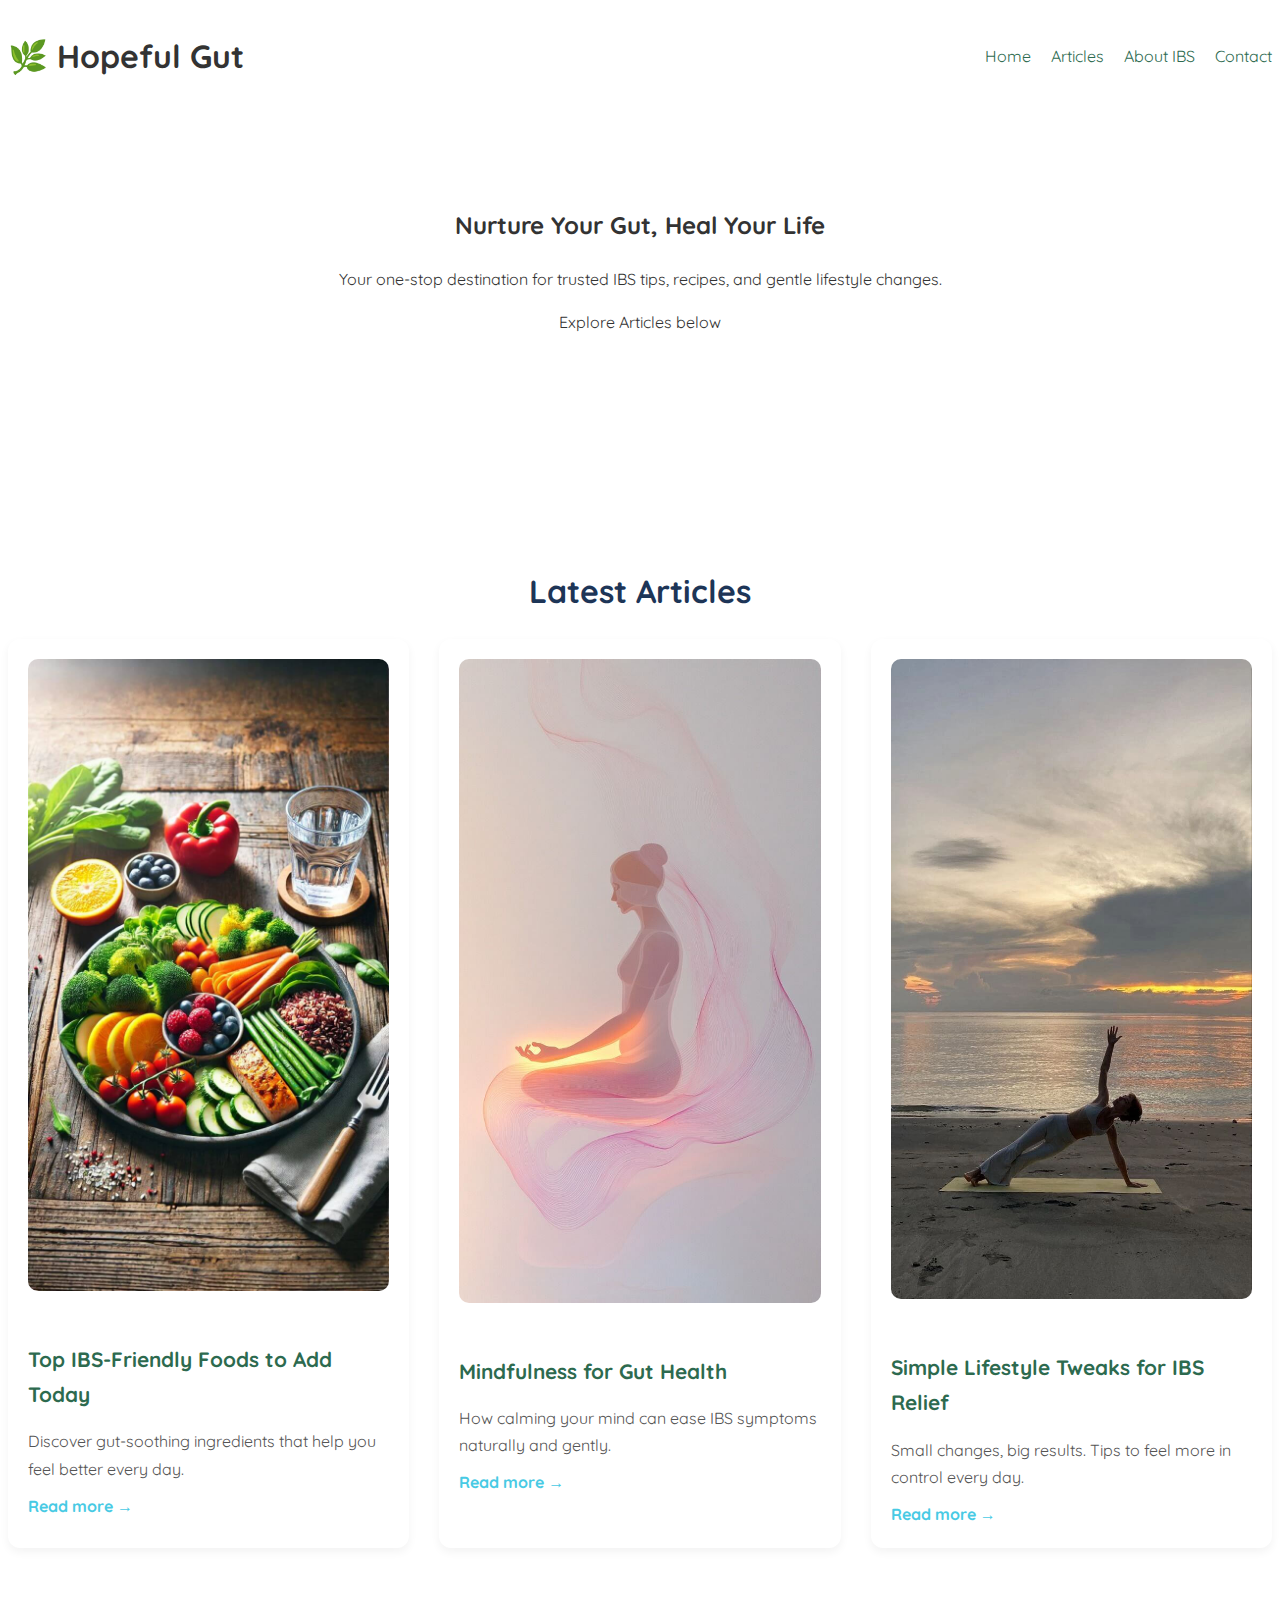
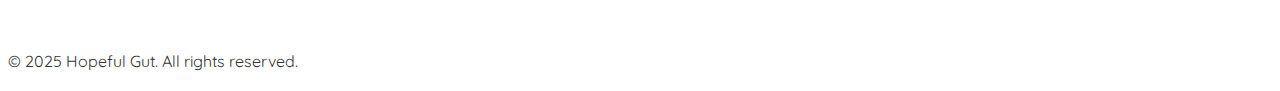
<file: index.html>
<!DOCTYPE html>
<html lang="en">
  <head>
    <meta charset="UTF-8" />
    <meta name="viewport" content="width=device-width, initial-scale=1.0" />
    <title>Hopeful Gut: IBS Wellness Blog</title>
    <link rel="stylesheet" href="style.css" />
    <link
      href="https://fonts.googleapis.com/css2?family=Quicksand:wght@400;600&display=swap"
      rel="stylesheet"
    />
  </head>
  <body>
    <header>
      <div class="container nav-container">
        <h1>🌿 Hopeful Gut</h1>

        <!-- Hamburger toggle -->
        <div class="hamburger" onclick="toggleMenu()">☰</div>

        <nav id="navbar">
          <ul>
            <li><a href="index.html">Home</a></li>
            <li><a href="articles.html">Articles</a></li>
            <li><a href="about.html">About IBS</a></li>
            <li><a href="contact.html">Contact</a></li>
          </ul>
        </nav>
      </div>
    </header>

    <section class="heal">
      <div class="container">
        <h2>Nurture Your Gut, Heal Your Life</h2>
        <p>
          Your one-stop destination for trusted IBS tips, recipes, and gentle
          lifestyle changes.
        </p>
        <p>Explore Articles below</p>
      </div>
    </section>

    <!-- ✅ New Articles Section -->
    <section class="articles container">
      <h3>Latest Articles</h3>
      <div class="card-grid">
        <div class="card">
          <img src="ibsfood.jpg" loading="lazy" alt="IBS Diet" />
          <h4>Top IBS-Friendly Foods to Add Today</h4>
          <p>
            Discover gut-soothing ingredients that help you feel better every
            day.
          </p>
          <a href="ibs-foods.html">Read more →</a>
        </div>

        <div class="card">
          <img src="mindfulness.jpg" loading="lazy" alt="Mindfulness" />
          <h4>Mindfulness for Gut Health</h4>
          <p>
            How calming your mind can ease IBS symptoms naturally and gently.
          </p>
          <a href="mindfulness.html">Read more →</a>
        </div>

        <div class="card">
          <img src="lifestyle.jpg" loading="lazy" alt="Lifestyle" />
          <h4>Simple Lifestyle Tweaks for IBS Relief</h4>
          <p>
            Small changes, big results. Tips to feel more in control every day.
          </p>
          <a href="lifestyle.html">Read more →</a>
        </div>
      </div>
    </section>

    <footer>
      <p>© 2025 Hopeful Gut. All rights reserved.</p>
    </footer>

    <!-- ✅ JavaScript for Menu -->
    <script>
      function toggleMenu() {
        const navbar = document.getElementById("navbar");
        navbar.classList.toggle("active");
      }
    </script>
  </body>
</html>
</file>
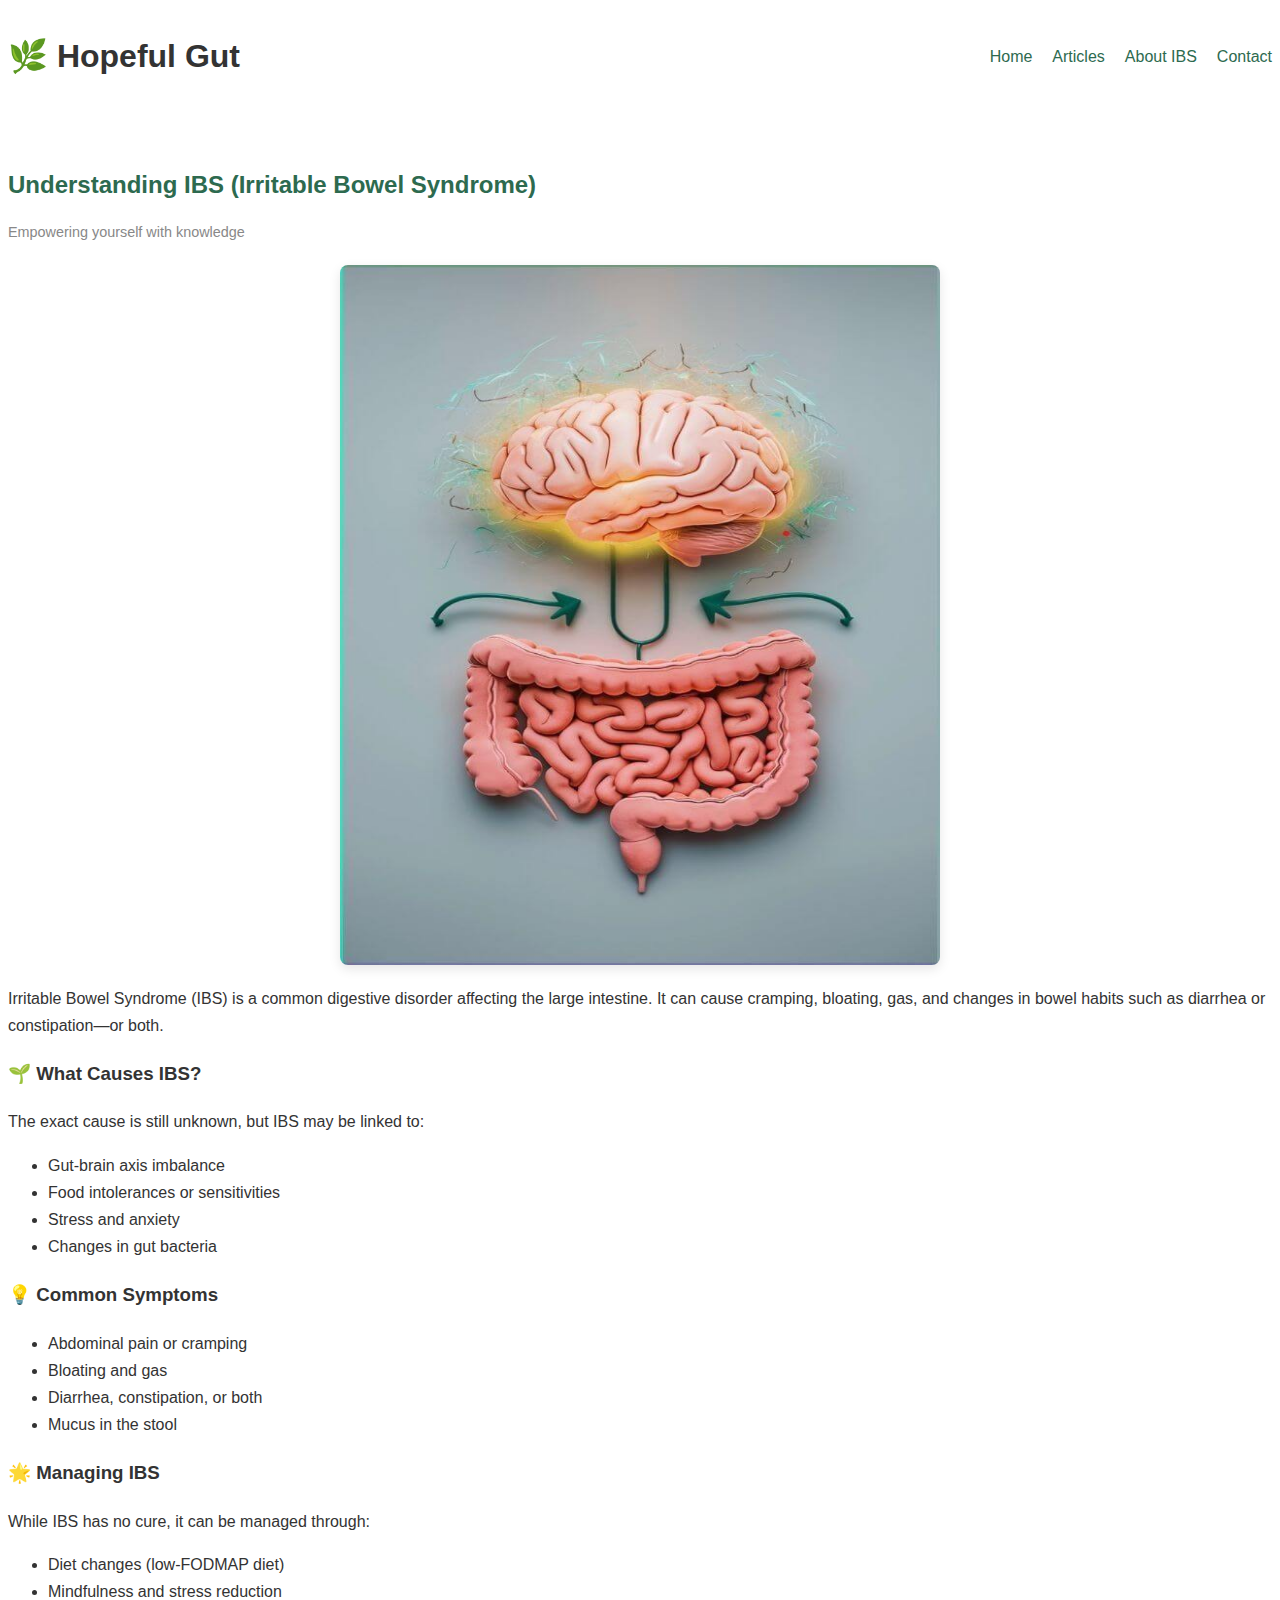
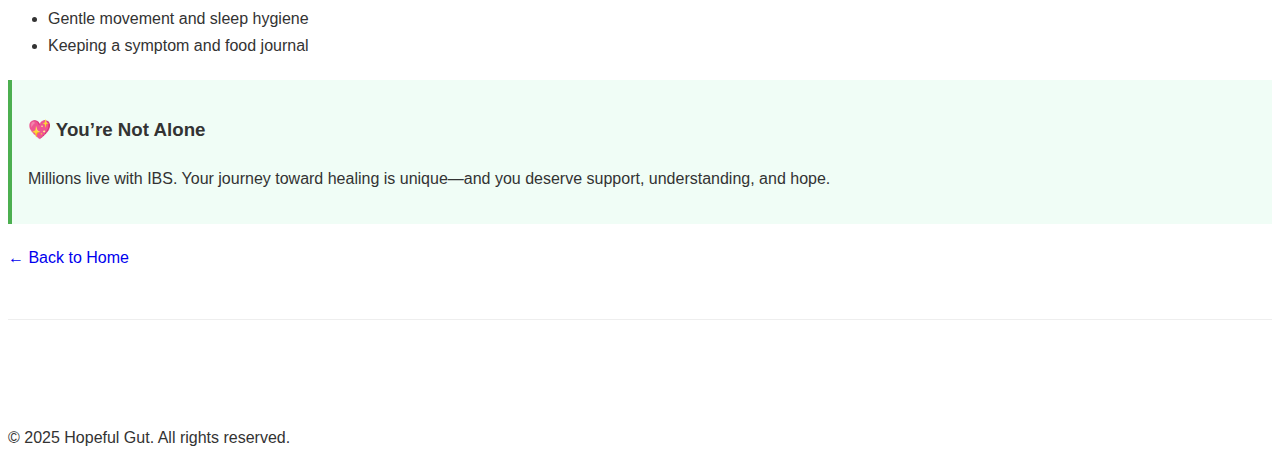
<file: about.html>
<!DOCTYPE html>
<html lang="en">
  <head>
    <meta charset="UTF-8" />
    <meta name="viewport" content="width=device-width, initial-scale=1.0" />
    <title>About IBS - Hopeful Gut</title>
    <link rel="stylesheet" href="style.css" />
  </head>
  <body>
    <header>
      <div class="container nav-container">
        <h1>🌿 Hopeful Gut</h1>
        <div class="hamburger" onclick="toggleMenu()">☰</div>
        <nav id="navbar">
          <ul>
            <li><a href="index.html">Home</a></li>
            <li><a href="articles.html">Articles</a></li>
            <li><a href="about.html">About IBS</a></li>
            <li><a href="contact.html">Contact</a></li>
          </ul>
        </nav>
      </div>
    </header>

    <main class="container blog-post">
      <h2>Understanding IBS (Irritable Bowel Syndrome)</h2>
      <p class="post-meta">Empowering yourself with knowledge</p>
      <img
        src="ibsabout.jpg"
        loading="lazy"
        alt="IBS Awareness"
        class="article-image"
      />

      <p>
        Irritable Bowel Syndrome (IBS) is a common digestive disorder affecting
        the large intestine. It can cause cramping, bloating, gas, and changes
        in bowel habits such as diarrhea or constipation—or both.
      </p>

      <h3>🌱 What Causes IBS?</h3>
      <p>The exact cause is still unknown, but IBS may be linked to:</p>
      <ul>
        <li>Gut-brain axis imbalance</li>
        <li>Food intolerances or sensitivities</li>
        <li>Stress and anxiety</li>
        <li>Changes in gut bacteria</li>
      </ul>

      <h3>💡 Common Symptoms</h3>
      <ul>
        <li>Abdominal pain or cramping</li>
        <li>Bloating and gas</li>
        <li>Diarrhea, constipation, or both</li>
        <li>Mucus in the stool</li>
      </ul>

      <h3>🌟 Managing IBS</h3>
      <p>While IBS has no cure, it can be managed through:</p>
      <ul>
        <li>Diet changes (low-FODMAP diet)</li>
        <li>Mindfulness and stress reduction</li>
        <li>Gentle movement and sleep hygiene</li>
        <li>Keeping a symptom and food journal</li>
      </ul>

      <div class="tips">
        <h3>💖 You’re Not Alone</h3>
        <p>
          Millions live with IBS. Your journey toward healing is unique—and you
          deserve support, understanding, and hope.
        </p>
      </div>

      <a href="index.html" class="btn btn-back">← Back to Home</a>
      <hr class="section-divider" />
    </main>

    <footer>
      <p>© 2025 Hopeful Gut. All rights reserved.</p>
    </footer>

    <script>
      function toggleMenu() {
        document.getElementById("navbar").classList.toggle("active");
      }
    </script>
  </body>
</html>
</file>
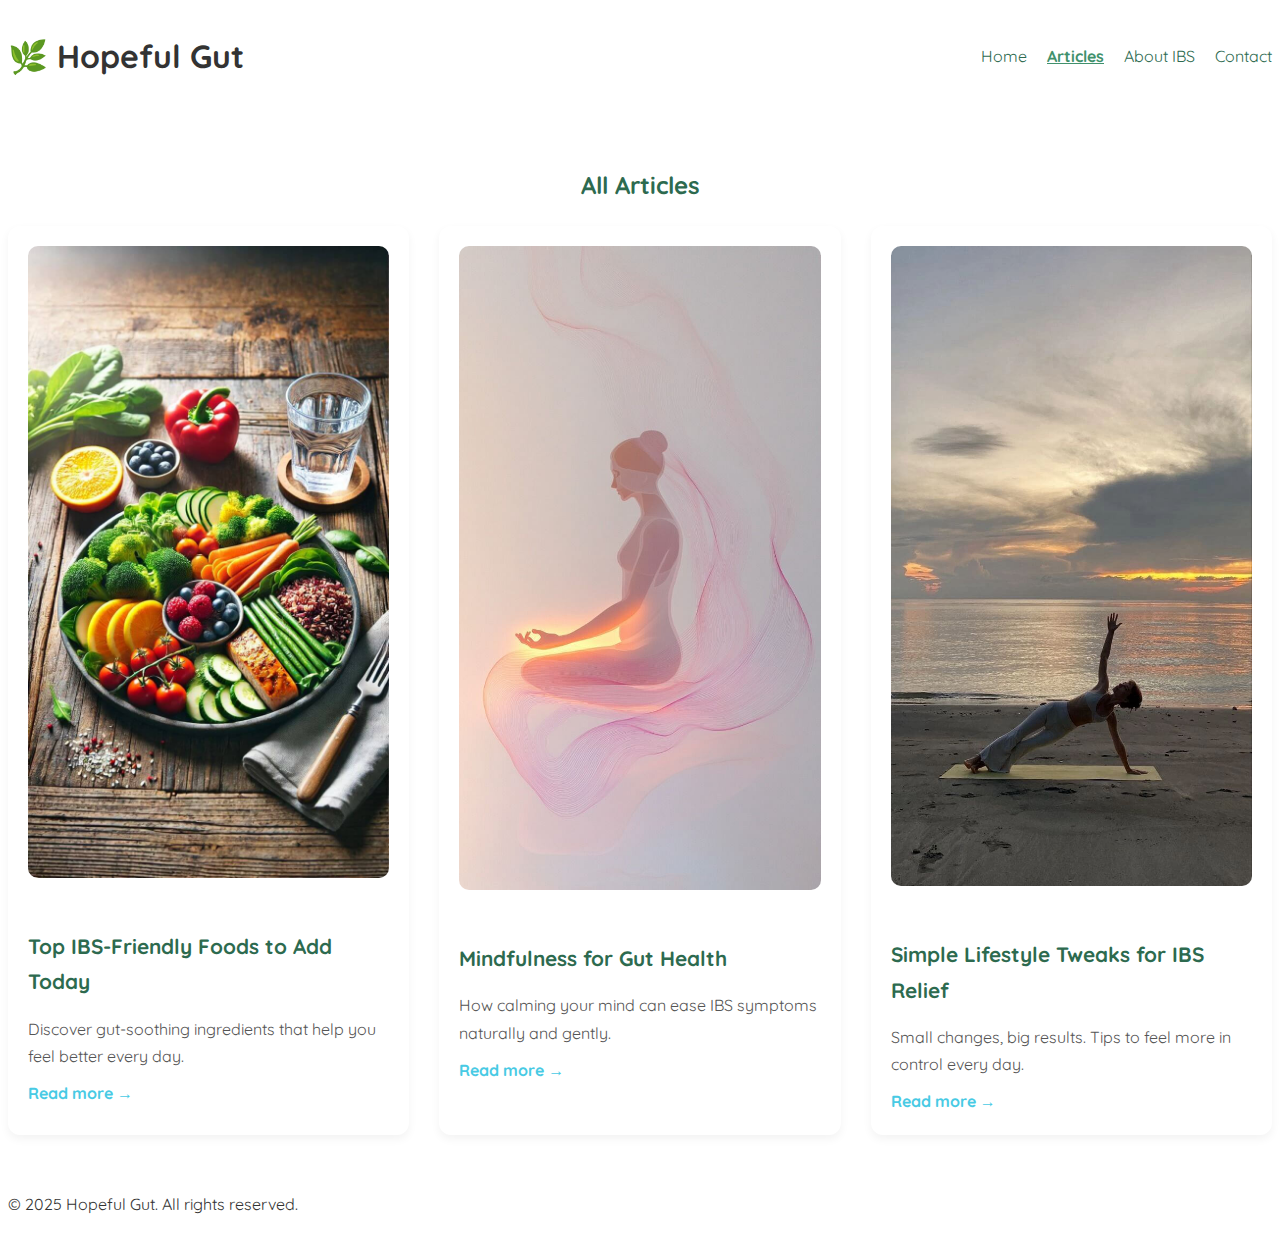
<file: articles.html>
<!DOCTYPE html>
<html lang="en">
  <head>
    <meta charset="UTF-8" />
    <meta name="viewport" content="width=device-width, initial-scale=1.0" />
    <title>Articles - Hopeful Gut</title>
    <link rel="stylesheet" href="style.css" />
    <link
      href="https://fonts.googleapis.com/css2?family=Quicksand:wght@400;600&display=swap"
      rel="stylesheet"
    />
  </head>
  <body>
    <header>
      <div class="container nav-container">
        <h1>🌿 Hopeful Gut</h1>
        <div class="hamburger" onclick="toggleMenu()">☰</div>
        <nav id="navbar">
          <ul>
            <li><a href="index.html">Home</a></li>
            <li><a href="articles.html" class="active-nav">Articles</a></li>
            <li><a href="about.html">About IBS</a></li>
            <li><a href="contact.html">Contact</a></li>
          </ul>
        </nav>
      </div>
    </header>

    <main class="container articles">
      <h2 style="text-align: center; color: #2d6a4f">All Articles</h2>

      <div class="card-grid">
        <div class="card">
          <img src="ibsfood.jpg" loading="lazy" alt="IBS Diet" />
          <h4>Top IBS-Friendly Foods to Add Today</h4>
          <p>
            Discover gut-soothing ingredients that help you feel better every
            day.
          </p>
          <a href="ibs-foods.html">Read more →</a>
        </div>

        <div class="card">
          <img src="mindfulness.jpg" loading="lazy" alt="Mindfulness" />
          <h4>Mindfulness for Gut Health</h4>
          <p>
            How calming your mind can ease IBS symptoms naturally and gently.
          </p>
          <a href="mindfulness.html">Read more →</a>
        </div>

        <div class="card">
          <img src="lifestyle.jpg" loading="lazy" alt="Lifestyle" />
          <h4>Simple Lifestyle Tweaks for IBS Relief</h4>
          <p>
            Small changes, big results. Tips to feel more in control every day.
          </p>
          <a href="lifestyle.html">Read more →</a>
        </div>
      </div>
    </main>

    <footer>
      <p>© 2025 Hopeful Gut. All rights reserved.</p>
    </footer>

    <script>
      function toggleMenu() {
        const navbar = document.getElementById("navbar");
        navbar.classList.toggle("active");
      }
    </script>
  </body>
</html>
</file>
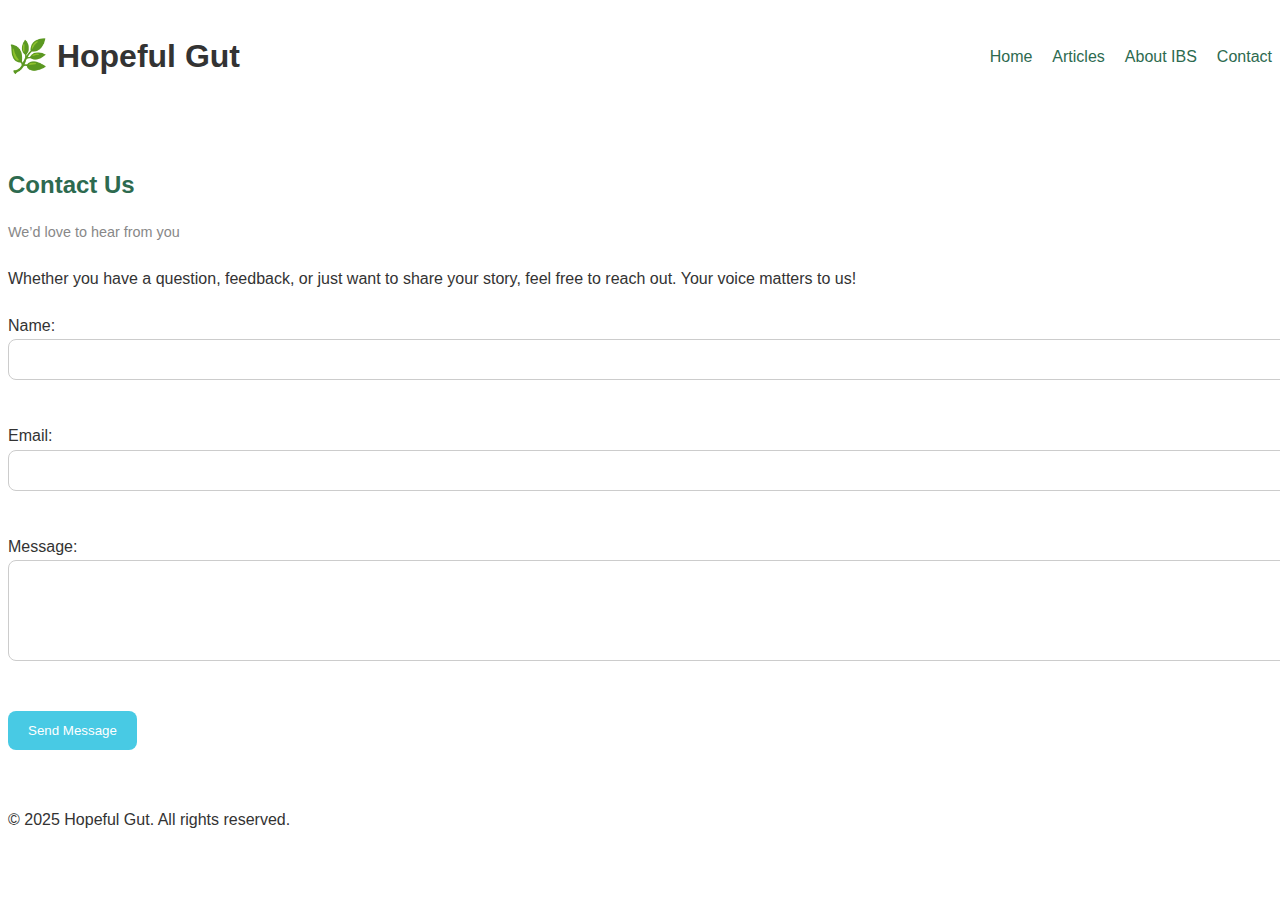
<file: contact.html>
<!DOCTYPE html>
<html lang="en">
  <head>
    <meta charset="UTF-8" />
    <meta name="viewport" content="width=device-width, initial-scale=1.0" />
    <title>Contact - Hopeful Gut</title>
    <link rel="stylesheet" href="style.css" />
  </head>
  <body>
    <header>
      <div class="container nav-container">
        <h1>🌿 Hopeful Gut</h1>
        <div class="hamburger" onclick="toggleMenu()">☰</div>
        <nav id="navbar">
          <ul>
            <li><a href="index.html">Home</a></li>
            <li><a href="articles.html">Articles</a></li>
            <li><a href="about.html">About IBS</a></li>
            <li><a href="contact.html">Contact</a></li>
          </ul>
        </nav>
      </div>
    </header>

    <main class="container blog-post">
      <h2>Contact Us</h2>
      <p class="post-meta">We’d love to hear from you</p>
      <p>
        Whether you have a question, feedback, or just want to share your story,
        feel free to reach out. Your voice matters to us!
      </p>

      <form action="#" method="POST" style="margin-top: 20px">
        <label for="name">Name:</label><br />
        <input type="text" id="name" name="name" required /><br /><br />

        <label for="email">Email:</label><br />
        <input type="email" id="email" name="email" required /><br /><br />

        <label for="message">Message:</label><br />
        <textarea id="message" name="message" rows="5" required></textarea
        ><br /><br />

        <button type="submit" class="btn">Send Message</button>
      </form>
    </main>

    <footer>
      <p>© 2025 Hopeful Gut. All rights reserved.</p>
    </footer>

    <script>
      function toggleMenu() {
        document.getElementById("navbar").classList.toggle("active");
      }
    </script>
  </body>
</html>
</file>
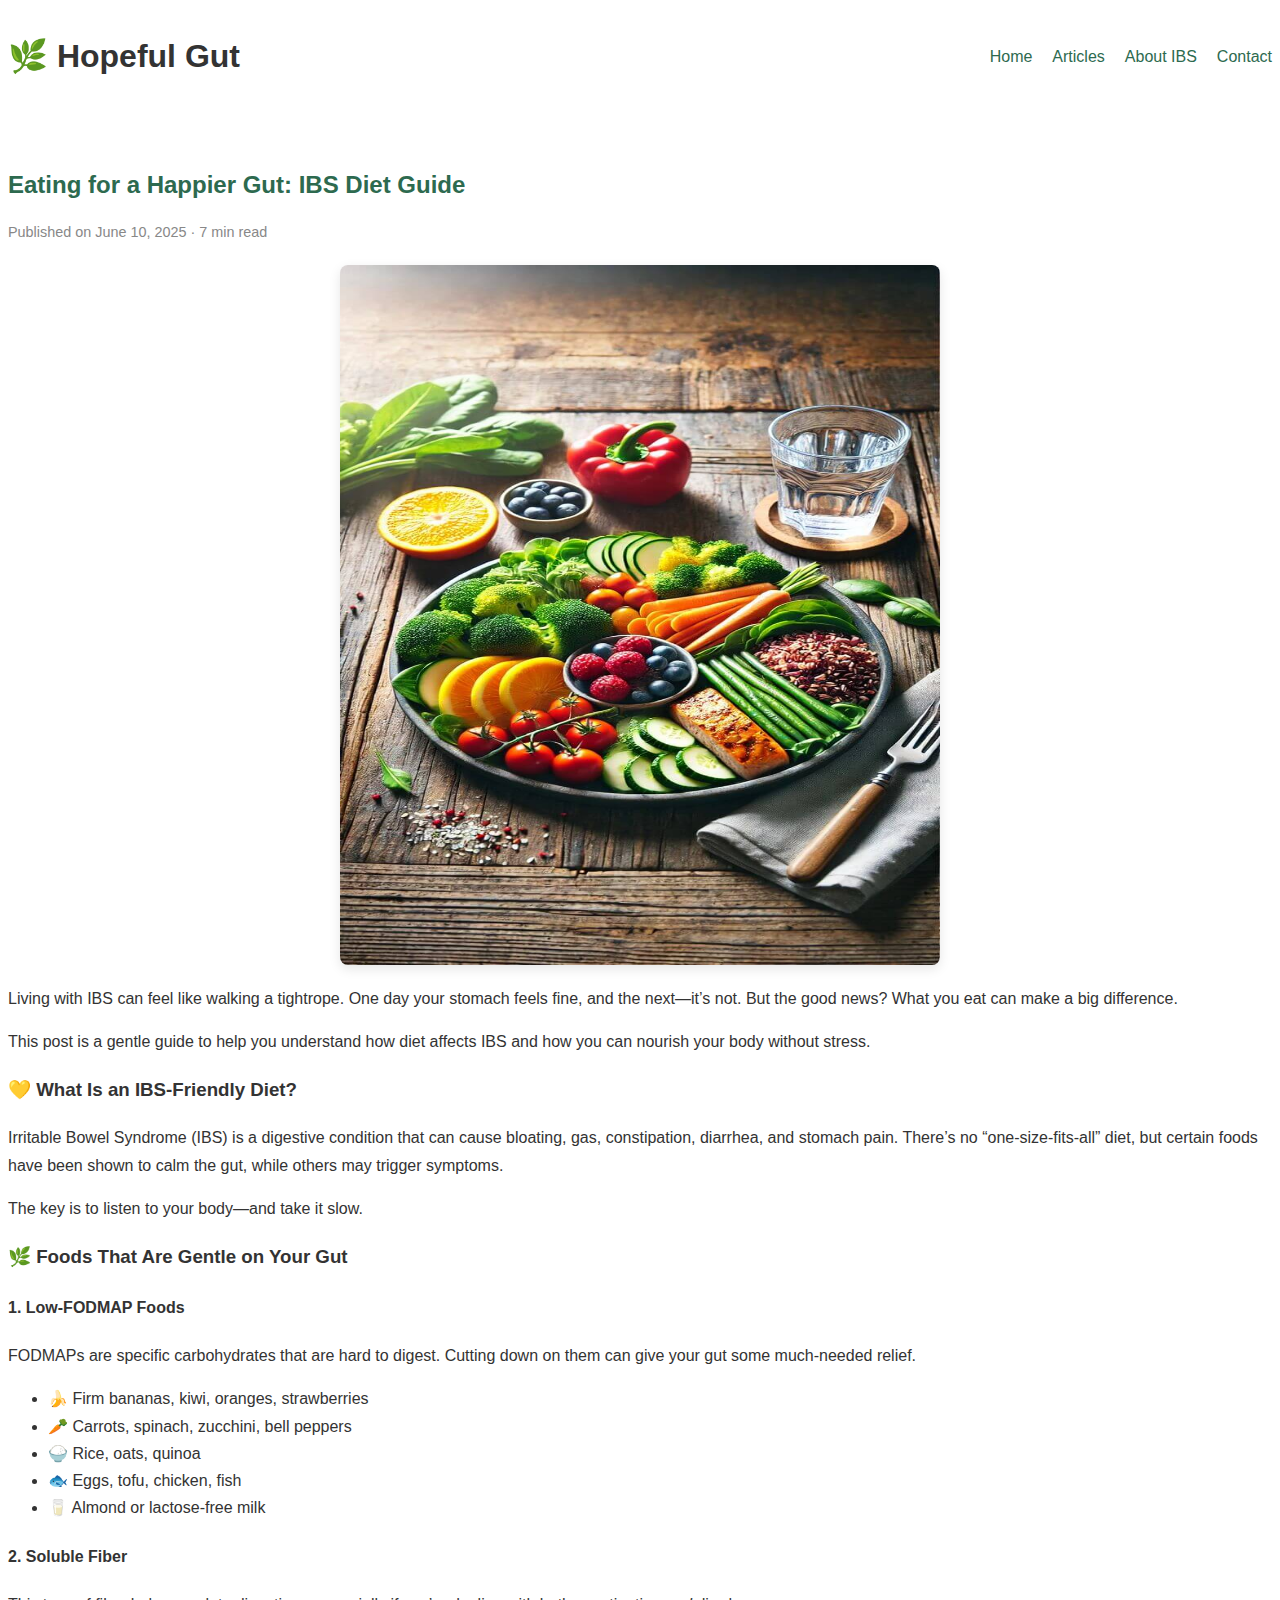
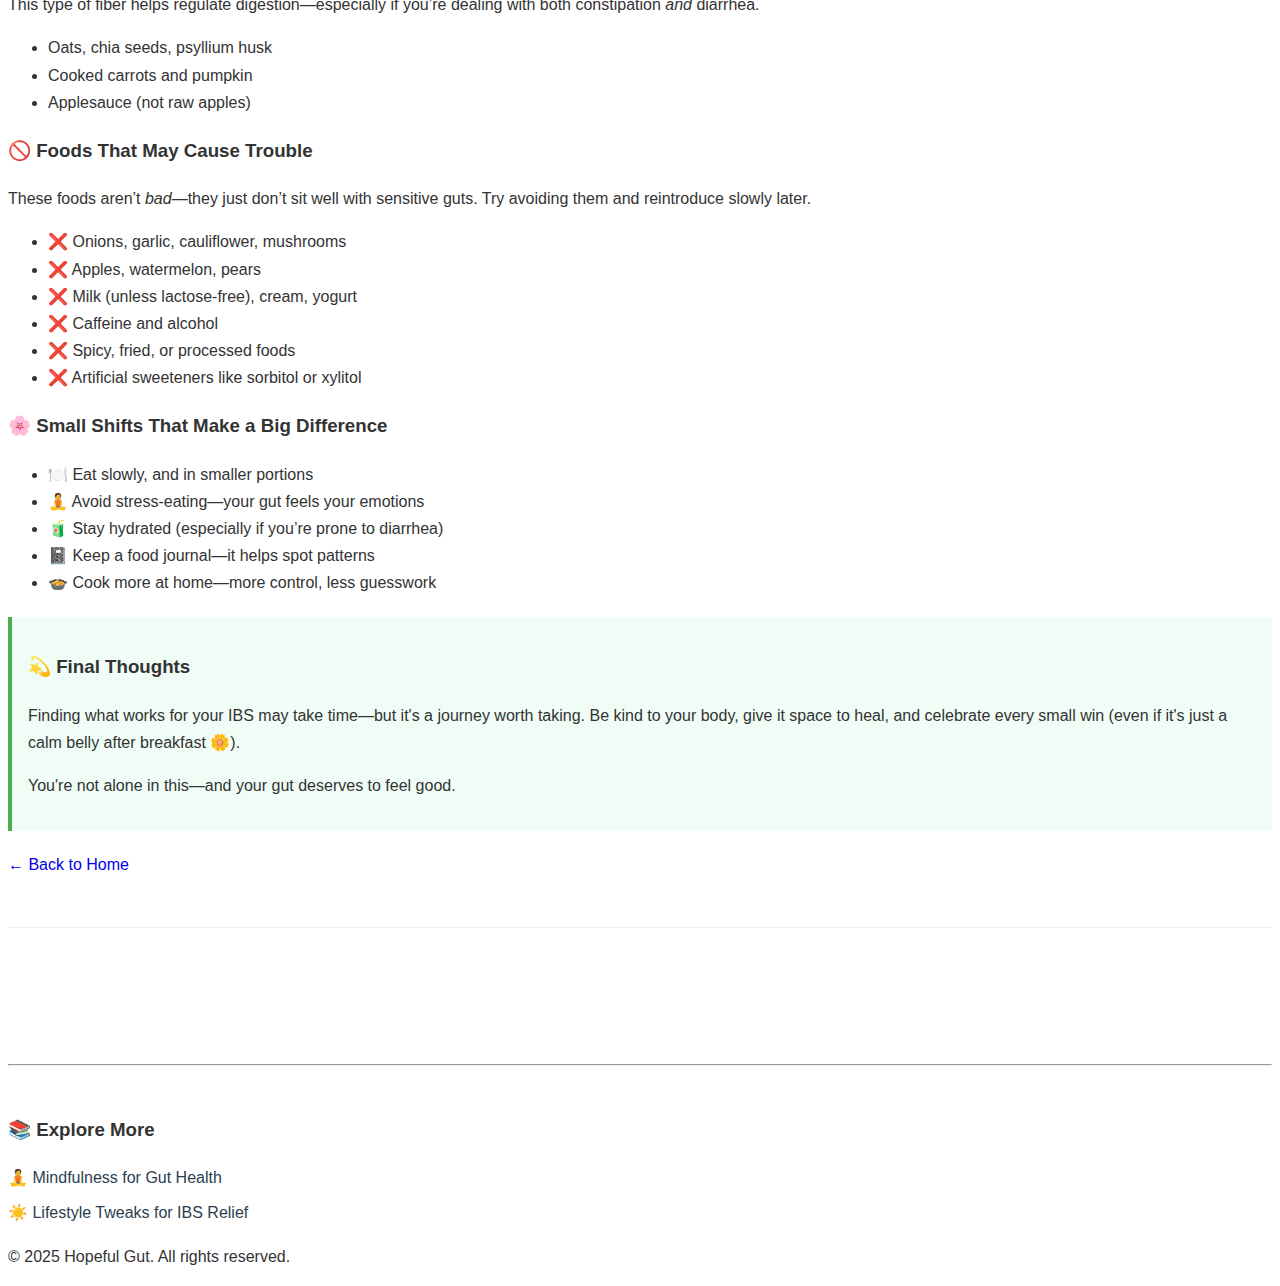
<file: ibs-foods.html>
<!DOCTYPE html>
<html lang="en">
  <head>
    <meta charset="UTF-8" />
    <meta name="viewport" content="width=device-width, initial-scale=1.0" />
    <title>Top IBS-Friendly Foods</title>
    <link rel="stylesheet" href="style.css" />
  </head>
  <body>
    <header>
      <div class="container nav-container">
        <h1>🌿 Hopeful Gut</h1>
        <div class="hamburger" onclick="toggleMenu()">☰</div>
        <nav id="navbar">
          <ul>
            <li><a href="index.html">Home</a></li>
            <li><a href="articles.html">Articles</a></li>
            <li><a href="about.html">About IBS</a></li>
            <li><a href="contact.html">Contact</a></li>
          </ul>
        </nav>
      </div>
    </header>

    <main class="container blog-post">
      <h2>Eating for a Happier Gut: IBS Diet Guide</h2>
      <p class="post-meta">Published on June 10, 2025 · 7 min read</p>
      <img
        src="ibsfood.jpg"
        loading="lazy"
        alt="IBS Diet"
        class="article-image"
      />

      <p>
        Living with IBS can feel like walking a tightrope. One day your stomach
        feels fine, and the next—it’s not. But the good news? What you eat can
        make a big difference.
      </p>

      <p>
        This post is a gentle guide to help you understand how diet affects IBS
        and how you can nourish your body without stress.
      </p>

      <h3>💛 What Is an IBS-Friendly Diet?</h3>
      <p>
        Irritable Bowel Syndrome (IBS) is a digestive condition that can cause
        bloating, gas, constipation, diarrhea, and stomach pain. There’s no
        “one-size-fits-all” diet, but certain foods have been shown to calm the
        gut, while others may trigger symptoms.
      </p>
      <p>The key is to listen to your body—and take it slow.</p>

      <h3>🌿 Foods That Are Gentle on Your Gut</h3>

      <h4>1. Low-FODMAP Foods</h4>
      <p>
        FODMAPs are specific carbohydrates that are hard to digest. Cutting down
        on them can give your gut some much-needed relief.
      </p>
      <ul>
        <li>🍌 Firm bananas, kiwi, oranges, strawberries</li>
        <li>🥕 Carrots, spinach, zucchini, bell peppers</li>
        <li>🍚 Rice, oats, quinoa</li>
        <li>🐟 Eggs, tofu, chicken, fish</li>
        <li>🥛 Almond or lactose-free milk</li>
      </ul>

      <h4>2. Soluble Fiber</h4>
      <p>
        This type of fiber helps regulate digestion—especially if you’re dealing
        with both constipation <em>and</em> diarrhea.
      </p>
      <ul>
        <li>Oats, chia seeds, psyllium husk</li>
        <li>Cooked carrots and pumpkin</li>
        <li>Applesauce (not raw apples)</li>
      </ul>

      <h3>🚫 Foods That May Cause Trouble</h3>
      <p>
        These foods aren’t <em>bad</em>—they just don’t sit well with sensitive
        guts. Try avoiding them and reintroduce slowly later.
      </p>
      <ul>
        <li>❌ Onions, garlic, cauliflower, mushrooms</li>
        <li>❌ Apples, watermelon, pears</li>
        <li>❌ Milk (unless lactose-free), cream, yogurt</li>
        <li>❌ Caffeine and alcohol</li>
        <li>❌ Spicy, fried, or processed foods</li>
        <li>❌ Artificial sweeteners like sorbitol or xylitol</li>
      </ul>

      <h3>🌸 Small Shifts That Make a Big Difference</h3>
      <ul>
        <li>🍽️ Eat slowly, and in smaller portions</li>
        <li>🧘 Avoid stress-eating—your gut feels your emotions</li>
        <li>🧃 Stay hydrated (especially if you’re prone to diarrhea)</li>
        <li>📓 Keep a food journal—it helps spot patterns</li>
        <li>🍲 Cook more at home—more control, less guesswork</li>
      </ul>

      <div class="tips">
        <h3>💫 Final Thoughts</h3>
        <p>
          Finding what works for your IBS may take time—but it's a journey worth
          taking. Be kind to your body, give it space to heal, and celebrate
          every small win (even if it's just a calm belly after breakfast 🌼).
        </p>
        <p>You're not alone in this—and your gut deserves to feel good.</p>
      </div>

      <a href="index.html" class="btn btn-back">← Back to Home</a>
      <hr class="section-divider" />
    </main>
    <hr style="margin: 3em 0" />
    <div class="relatedposts">
      <h3>📚 Explore More</h3>
      <ul>
        <li><a href="mindfulness.html">🧘 Mindfulness for Gut Health</a></li>
        <li><a href="lifestyle.html">☀️ Lifestyle Tweaks for IBS Relief</a></li>
      </ul>
    </div>

    <footer>
      <p>© 2025 Hopeful Gut. All rights reserved.</p>
    </footer>

    <script>
      function toggleMenu() {
        const navbar = document.getElementById("navbar");
        navbar.classList.toggle("active");
      }
    </script>
  </body>
</html>
</file>
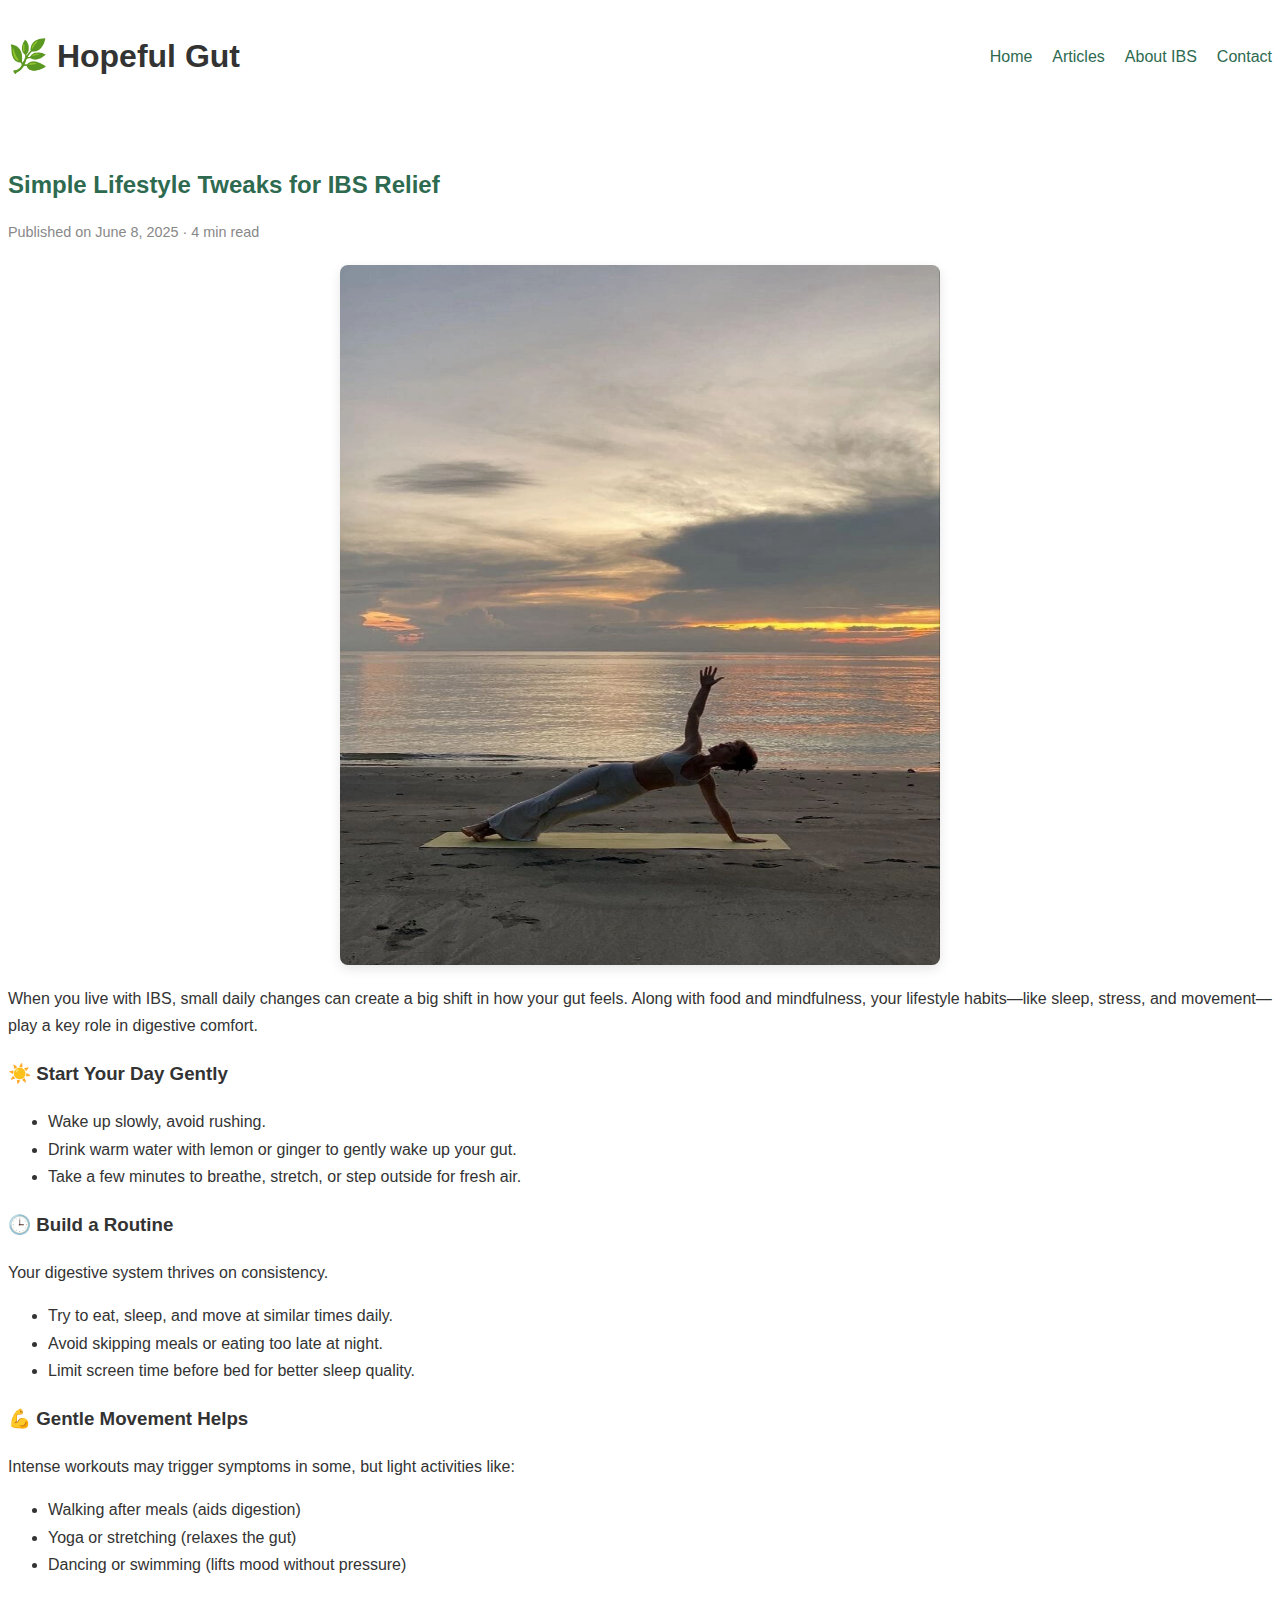
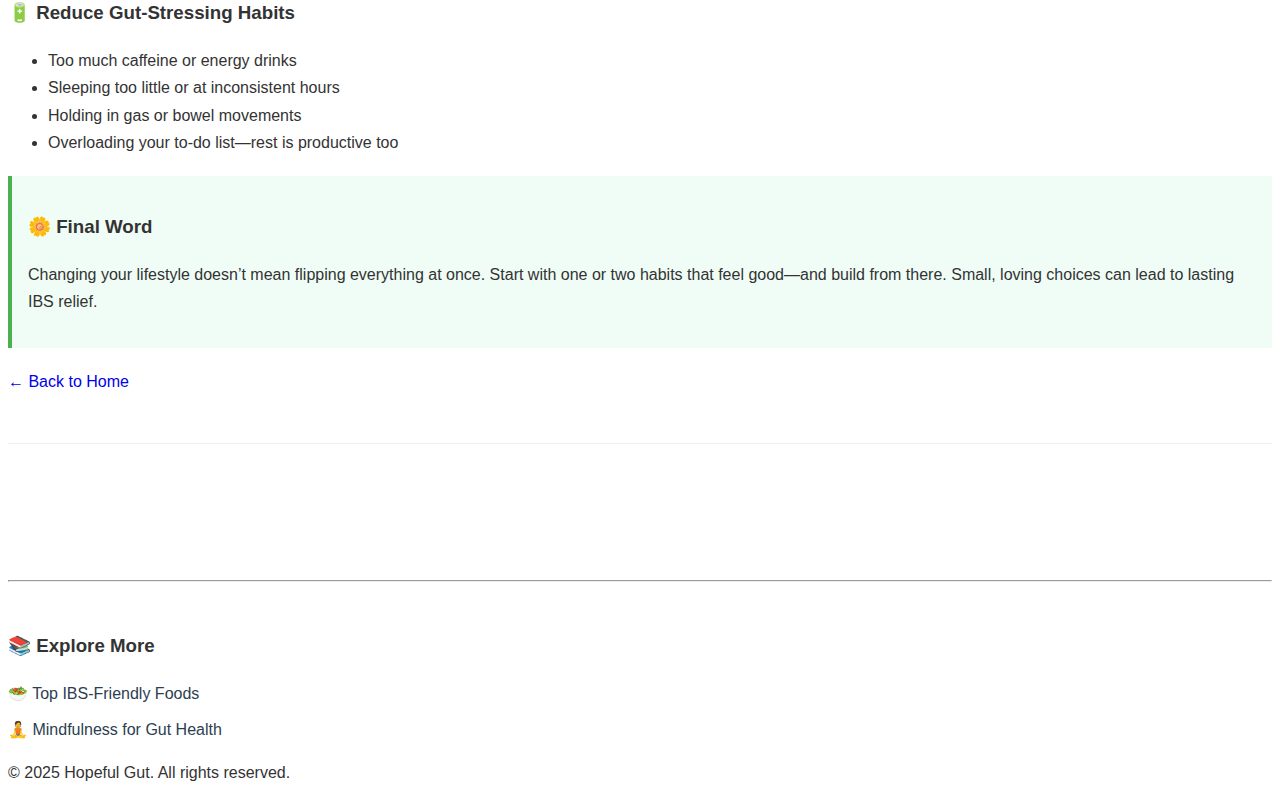
<file: lifestyle.html>
<!DOCTYPE html>
<html lang="en">
  <head>
    <meta charset="UTF-8" />
    <meta name="viewport" content="width=device-width, initial-scale=1.0" />
    <title>Simple Lifestyle Tweaks for IBS Relief</title>
    <link rel="stylesheet" href="style.css" />
  </head>
  <body>
    <header>
      <div class="container nav-container">
        <h1>🌿 Hopeful Gut</h1>
        <div class="hamburger" onclick="toggleMenu()">☰</div>
        <nav id="navbar">
          <ul>
            <li><a href="index.html">Home</a></li>
            <li><a href="articles.html">Articles</a></li>
            <li><a href="about.html">About IBS</a></li>
            <li><a href="contact.html">Contact</a></li>
          </ul>
        </nav>
      </div>
    </header>

    <main class="container blog-post">
      <h2>Simple Lifestyle Tweaks for IBS Relief</h2>
      <p class="post-meta">Published on June 8, 2025 · 4 min read</p>
      <img
        src="lifestyle.jpg"
        loading="lazy"
        alt="Lifestyle"
        class="article-image"
      />

      <p>
        When you live with IBS, small daily changes can create a big shift in
        how your gut feels. Along with food and mindfulness, your lifestyle
        habits—like sleep, stress, and movement—play a key role in digestive
        comfort.
      </p>

      <h3>☀️ Start Your Day Gently</h3>
      <ul>
        <li>Wake up slowly, avoid rushing.</li>
        <li>
          Drink warm water with lemon or ginger to gently wake up your gut.
        </li>
        <li>
          Take a few minutes to breathe, stretch, or step outside for fresh air.
        </li>
      </ul>

      <h3>🕒 Build a Routine</h3>
      <p>Your digestive system thrives on consistency.</p>
      <ul>
        <li>Try to eat, sleep, and move at similar times daily.</li>
        <li>Avoid skipping meals or eating too late at night.</li>
        <li>Limit screen time before bed for better sleep quality.</li>
      </ul>

      <h3>💪 Gentle Movement Helps</h3>
      <p>
        Intense workouts may trigger symptoms in some, but light activities
        like:
      </p>
      <ul>
        <li>Walking after meals (aids digestion)</li>
        <li>Yoga or stretching (relaxes the gut)</li>
        <li>Dancing or swimming (lifts mood without pressure)</li>
      </ul>

      <h3>🔋 Reduce Gut-Stressing Habits</h3>
      <ul>
        <li>Too much caffeine or energy drinks</li>
        <li>Sleeping too little or at inconsistent hours</li>
        <li>Holding in gas or bowel movements</li>
        <li>Overloading your to-do list—rest is productive too</li>
      </ul>

      <div class="tips">
        <h3>🌼 Final Word</h3>
        <p>
          Changing your lifestyle doesn’t mean flipping everything at once.
          Start with one or two habits that feel good—and build from there.
          Small, loving choices can lead to lasting IBS relief.
        </p>
      </div>

      <a href="index.html" class="btn btn-back">← Back to Home</a>
      <hr class="section-divider" />
    </main>
    <hr style="margin: 3em 0" />
    <div class="relatedposts">
      <h3>📚 Explore More</h3>
      <ul>
        <li><a href="ibs-foods.html">🥗 Top IBS-Friendly Foods</a></li>
        <li><a href="mindfulness.html">🧘 Mindfulness for Gut Health</a></li>
      </ul>
    </div>

    <footer>
      <p>© 2025 Hopeful Gut. All rights reserved.</p>
    </footer>

    <script>
      function toggleMenu() {
        const navbar = document.getElementById("navbar");
        navbar.classList.toggle("active");
      }
    </script>
  </body>
</html>
</file>
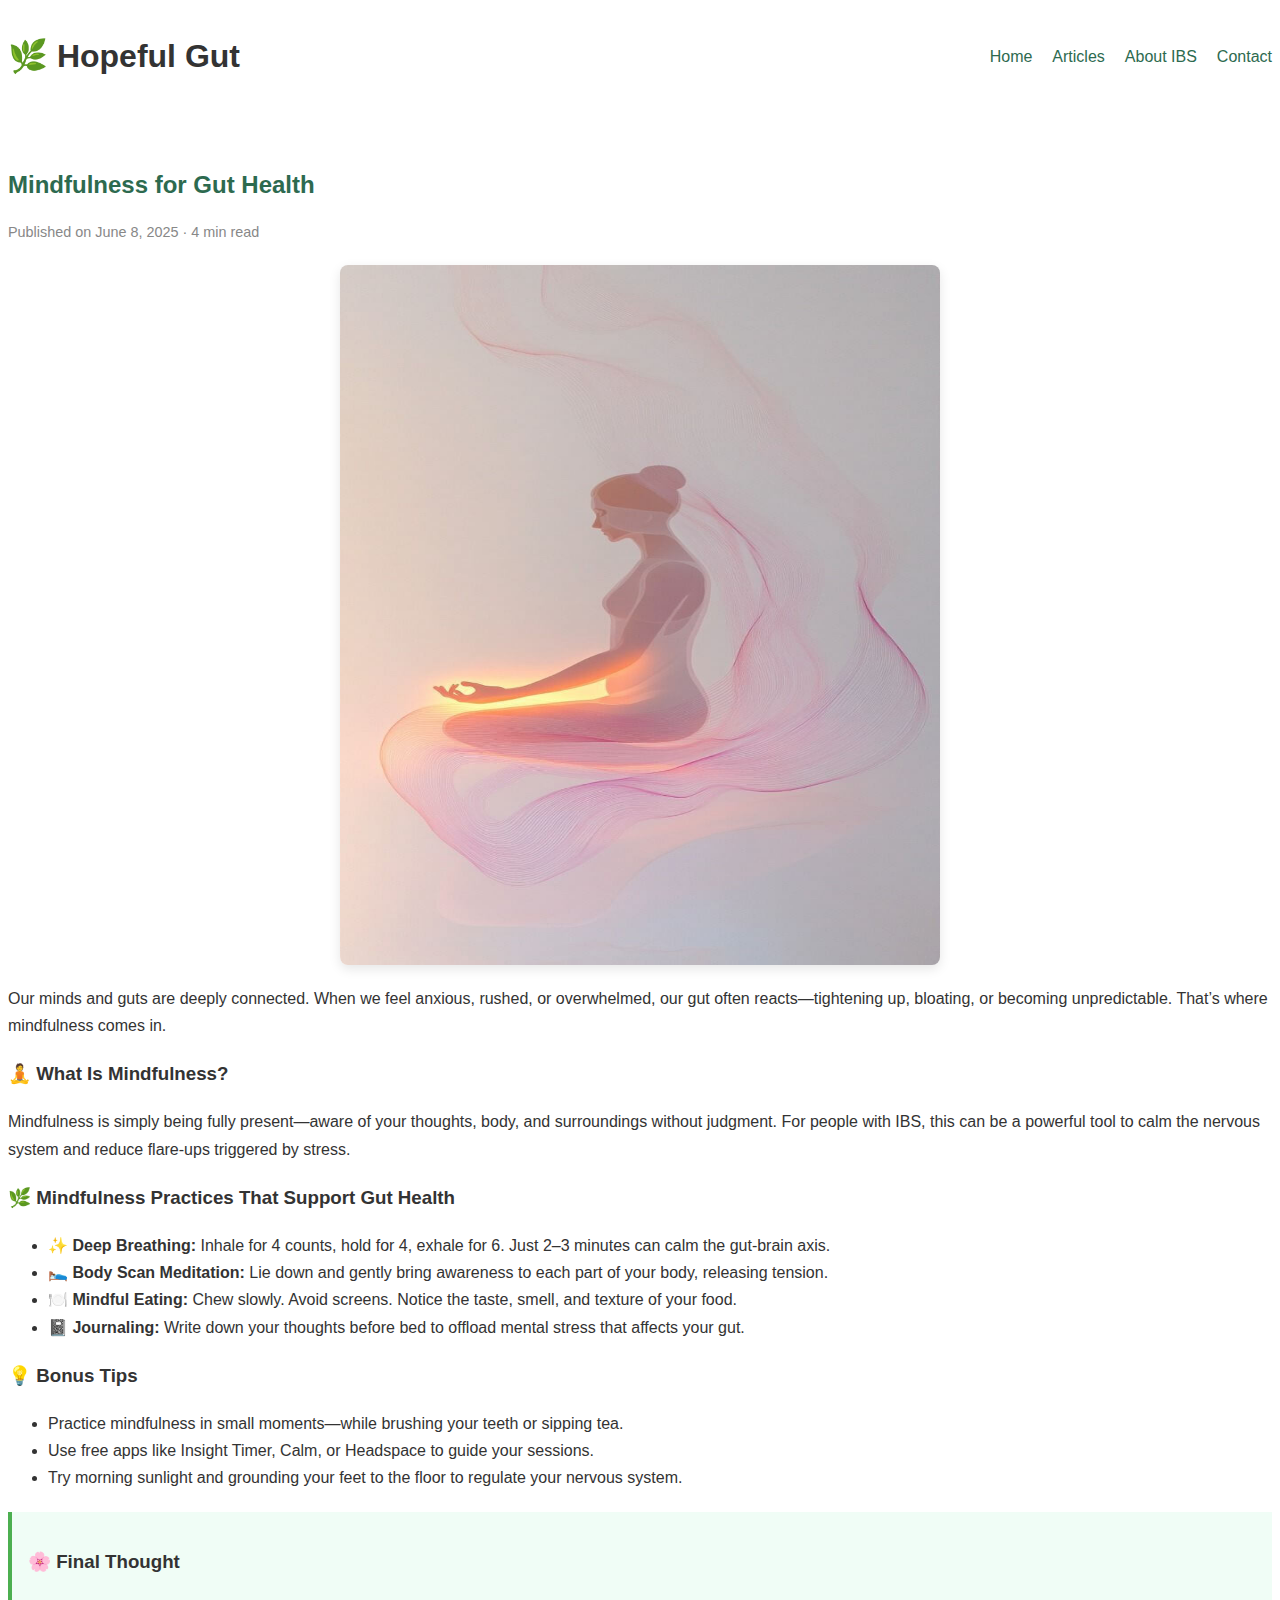
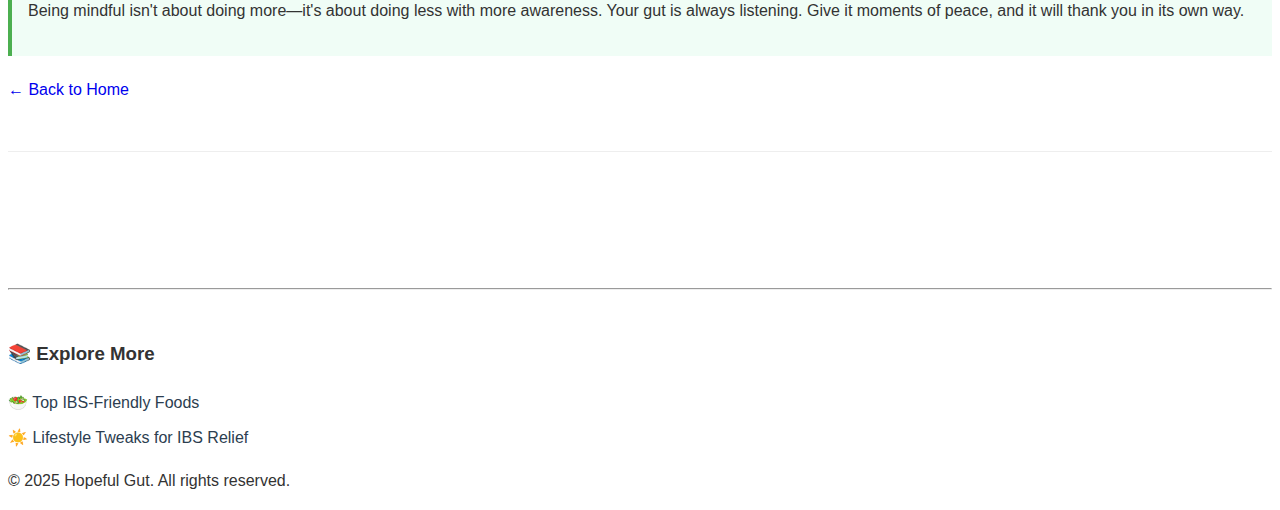
<file: mindfulness.html>
<!DOCTYPE html>
<html lang="en">
  <head>
    <meta charset="UTF-8" />
    <meta name="viewport" content="width=device-width, initial-scale=1.0" />
    <title>Mindfulness for Gut Health</title>
    <link rel="stylesheet" href="style.css" />
  </head>
  <body>
    <header>
      <div class="container nav-container">
        <h1>🌿 Hopeful Gut</h1>
        <div class="hamburger" onclick="toggleMenu()">☰</div>
        <nav id="navbar">
          <ul>
            <li><a href="index.html">Home</a></li>
            <li><a href="articles.html">Articles</a></li>
            <li><a href="about.html">About IBS</a></li>
            <li><a href="contact.html">Contact</a></li>
          </ul>
        </nav>
      </div>
    </header>

    <main class="container blog-post">
      <h2>Mindfulness for Gut Health</h2>
      <p class="post-meta">Published on June 8, 2025 · 4 min read</p>
      <img
        src="mindfulness.jpg"
        loading="lazy"
        alt="Mindfulness"
        class="article-image"
      />

      <p>
        Our minds and guts are deeply connected. When we feel anxious, rushed,
        or overwhelmed, our gut often reacts—tightening up, bloating, or
        becoming unpredictable. That’s where mindfulness comes in.
      </p>

      <h3>🧘 What Is Mindfulness?</h3>
      <p>
        Mindfulness is simply being fully present—aware of your thoughts, body,
        and surroundings without judgment. For people with IBS, this can be a
        powerful tool to calm the nervous system and reduce flare-ups triggered
        by stress.
      </p>

      <h3>🌿 Mindfulness Practices That Support Gut Health</h3>
      <ul>
        <li>
          <strong>✨ Deep Breathing:</strong> Inhale for 4 counts, hold for 4,
          exhale for 6. Just 2–3 minutes can calm the gut-brain axis.
        </li>
        <li>
          <strong>🛌 Body Scan Meditation:</strong> Lie down and gently bring
          awareness to each part of your body, releasing tension.
        </li>
        <li>
          <strong>🍽️ Mindful Eating:</strong> Chew slowly. Avoid screens. Notice
          the taste, smell, and texture of your food.
        </li>
        <li>
          <strong>📓 Journaling:</strong> Write down your thoughts before bed to
          offload mental stress that affects your gut.
        </li>
      </ul>

      <h3>💡 Bonus Tips</h3>
      <ul>
        <li>
          Practice mindfulness in small moments—while brushing your teeth or
          sipping tea.
        </li>
        <li>
          Use free apps like Insight Timer, Calm, or Headspace to guide your
          sessions.
        </li>
        <li>
          Try morning sunlight and grounding your feet to the floor to regulate
          your nervous system.
        </li>
      </ul>

      <div class="tips">
        <h3>🌸 Final Thought</h3>
        <p>
          Being mindful isn't about doing more—it's about doing less with more
          awareness. Your gut is always listening. Give it moments of peace, and
          it will thank you in its own way.
        </p>
      </div>

      <a href="index.html" class="btn btn-back">← Back to Home</a>
      <hr class="section-divider" />
    </main>
    <hr style="margin: 3em 0" />
    <div class="relatedposts">
      <h3>📚 Explore More</h3>
      <ul>
        <li><a href="ibs-foods.html">🥗 Top IBS-Friendly Foods</a></li>
        <li><a href="lifestyle.html">☀️ Lifestyle Tweaks for IBS Relief</a></li>
      </ul>
    </div>

    <footer>
      <p>© 2025 Hopeful Gut. All rights reserved.</p>
    </footer>

    <script>
      function toggleMenu() {
        const navbar = document.getElementById("navbar");
        navbar.classList.toggle("active");
      }
    </script>
  </body>
</html>
</file>
<file: style.css>
/* Mobile friendly navigator */
.nav-container {
  display: flex;
  justify-content: space-between;
  align-items: center;
}

.hamburger {
  font-size: 1.8rem;
  cursor: pointer;
  display: none;
}

#navbar ul {
  display: flex;
  gap: 20px;
}

#navbar ul li {
  list-style: none;
}

/* Articles section*/
.articles {
  padding: 40px 0;
}

.articles h3 {
  font-size: 2rem;
  margin-bottom: 20px;
  color: #1d3557;
  text-align: center;
}

.card-grid {
  display: grid;
  gap: 30px;
  grid-template-columns: repeat(auto-fit, minmax(250px, 1fr));
}

.card {
  background-color: #ffffff;
  padding: 20px;
  border-radius: 12px;
  box-shadow: 0 4px 10px rgba(0, 0, 0, 0.05);
  transition: transform 0.3s ease;
}

.card:hover {
  transform: translateY(-5px);
}

.card img {
  width: 100%;
  border-radius: 10px;
  margin-bottom: 15px;
}

.card h4 {
  font-size: 1.3rem;
  margin-bottom: 10px;
  color: #2d6a4f;
}

.card p {
  color: #555;
  margin-bottom: 10px;
}

.card a {
  text-decoration: none;
  color: #48cae4;
  font-weight: bold;
}

/* Responsive media queries */
@media (max-width: 768px) {
  .hamburger {
    display: block;
  }

  #navbar ul {
    flex-direction: column;
    display: none;
    margin-top: 15px;
    background-color: #dbece3;
    padding: 10px;
    border-radius: 8px;
  }

  #navbar.active ul {
    display: flex;
  }
}
.blog-post {
  padding: 40px 0;
}

.blog-post h2 {
  color: #2d6a4f;
  margin-bottom: 10px;
}

.post-meta {
  color: #888;
  font-size: 0.9rem;
  margin-bottom: 20px;
}

.post-img {
  width: 100%;
  max-height: 400px;
  object-fit: cover;
  border-radius: 10px;
  margin-bottom: 20px;
}
body {
  font-family: 'Quicksand', sans-serif;
  line-height: 1.7;
  color: #333;
}
nav ul li a {
  color: #2d6a4f;
  text-decoration: none;
  transition: color 0.3s;
}

nav ul li a:hover {
  color: #40916c;
}
section {
  margin-bottom: 60px;
}

.heal {
  padding: 80px 0;
  text-align: center;
}
.article-image {
  max-width: 600px;
  width: 100%;
  height: 700px;
  display: block;
  margin: 20px auto;
  border-radius: 8px;
  box-shadow: 0 4px 12px rgba(0,0,0,0.1);
}
.tips{
  background-color: #f0fdf6;
  padding: 1em;
  border-left: 4px solid #4caf50;
  margin-top: 20px;
}
.relatedposts ul {
  list-style: none;
  padding-left: 0;
}
.relatedposts li {
  margin-bottom: 0.5em;
}
.relatedposts a {
  text-decoration: none;
  color: #2c3e50;
}
.relatedposts a:hover {
  text-decoration: underline;
}

.btn-back {
  text-decoration: none;
  margin-top: 20px;
  display: inline-block;
}
.section-divider {
  margin: 3em 0;
  border: 0;
  border-top: 1px solid #eee; 
}

form input, form textarea {
  width: 100%;
  padding: 12px;
  border-radius: 8px;
  border: 1px solid #ccc;
  margin-bottom: 15px;
  font-family: 'Quicksand', sans-serif; /* Use your site's font */
}

form button.btn {
  background-color: #48cae4;
  color: white;
  border: none;
  padding: 12px 20px;
  border-radius: 8px;
  cursor: pointer;
  transition: background-color 0.3s;
}

form button.btn:hover {
  background-color: #00b4d8;
}


nav ul li a.active-nav {
  color: #40916c;
  font-weight: bold;
  text-decoration: underline;
}
</file>
